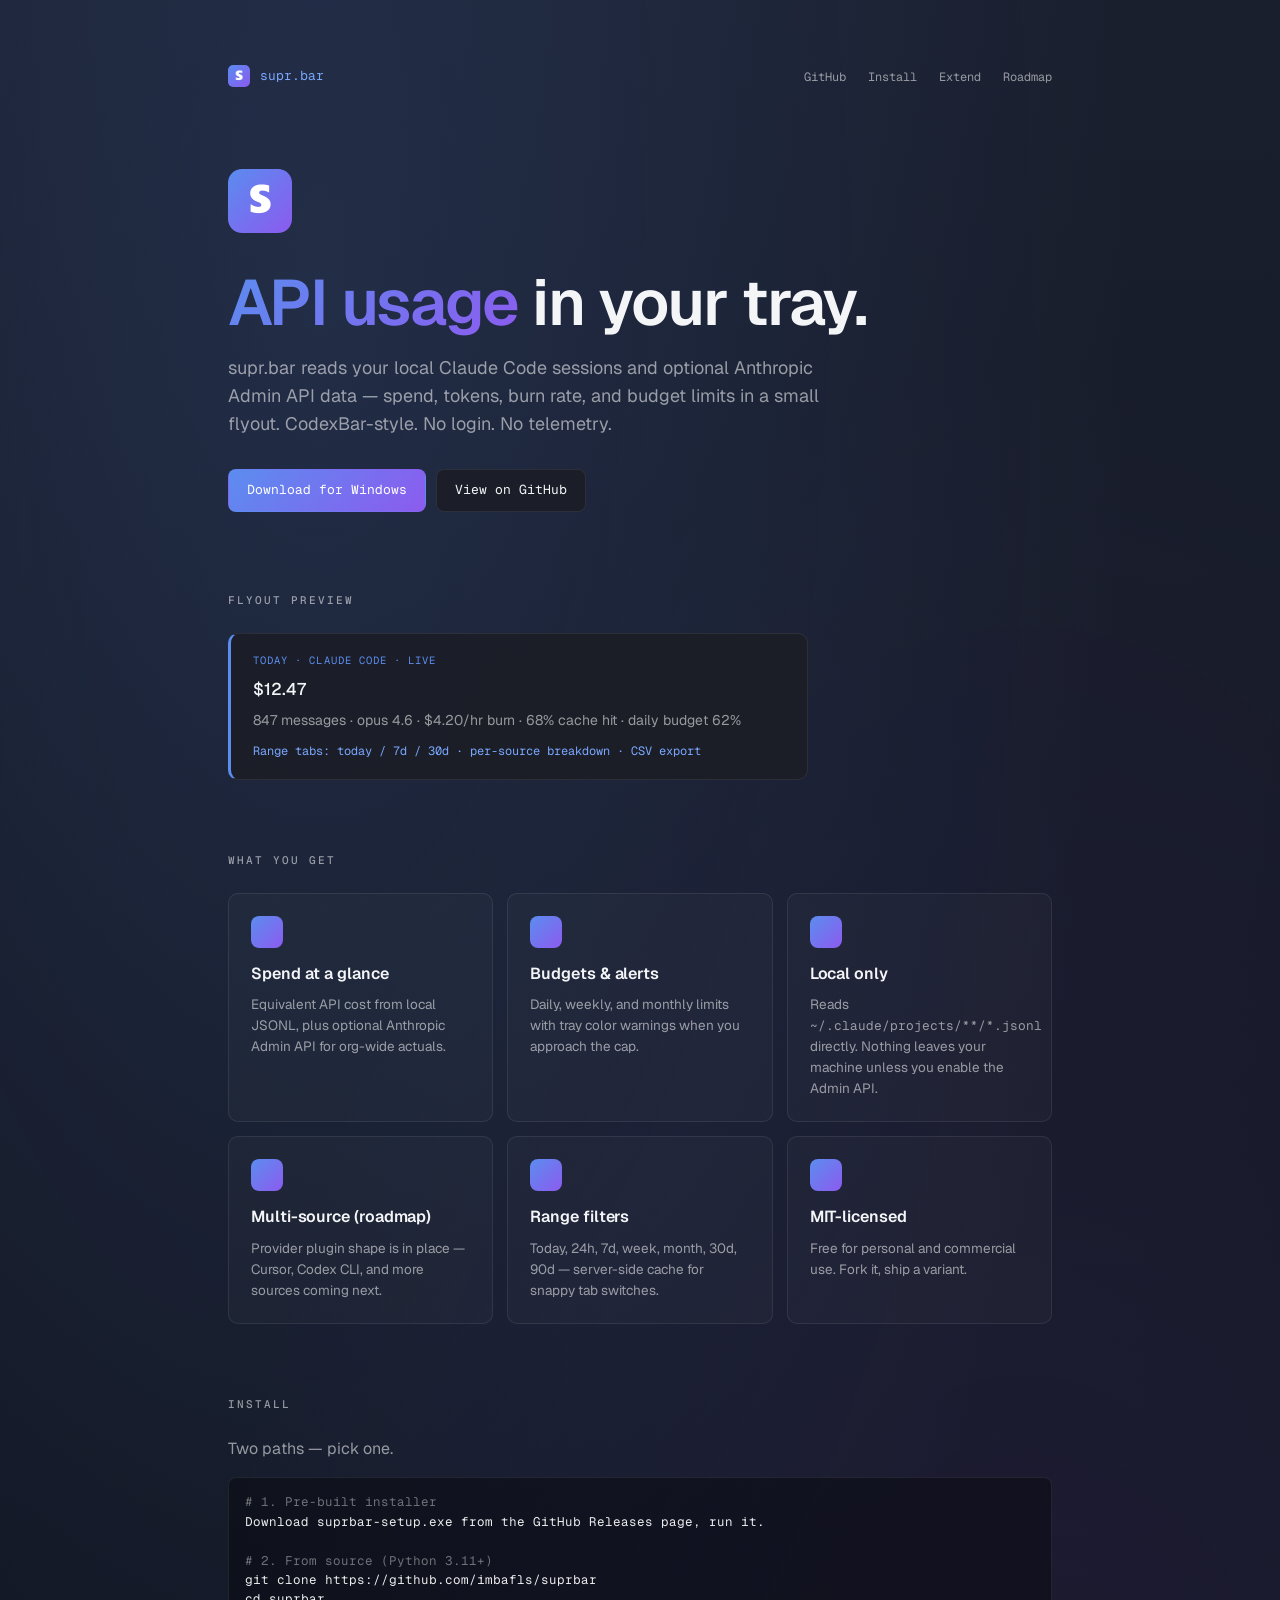
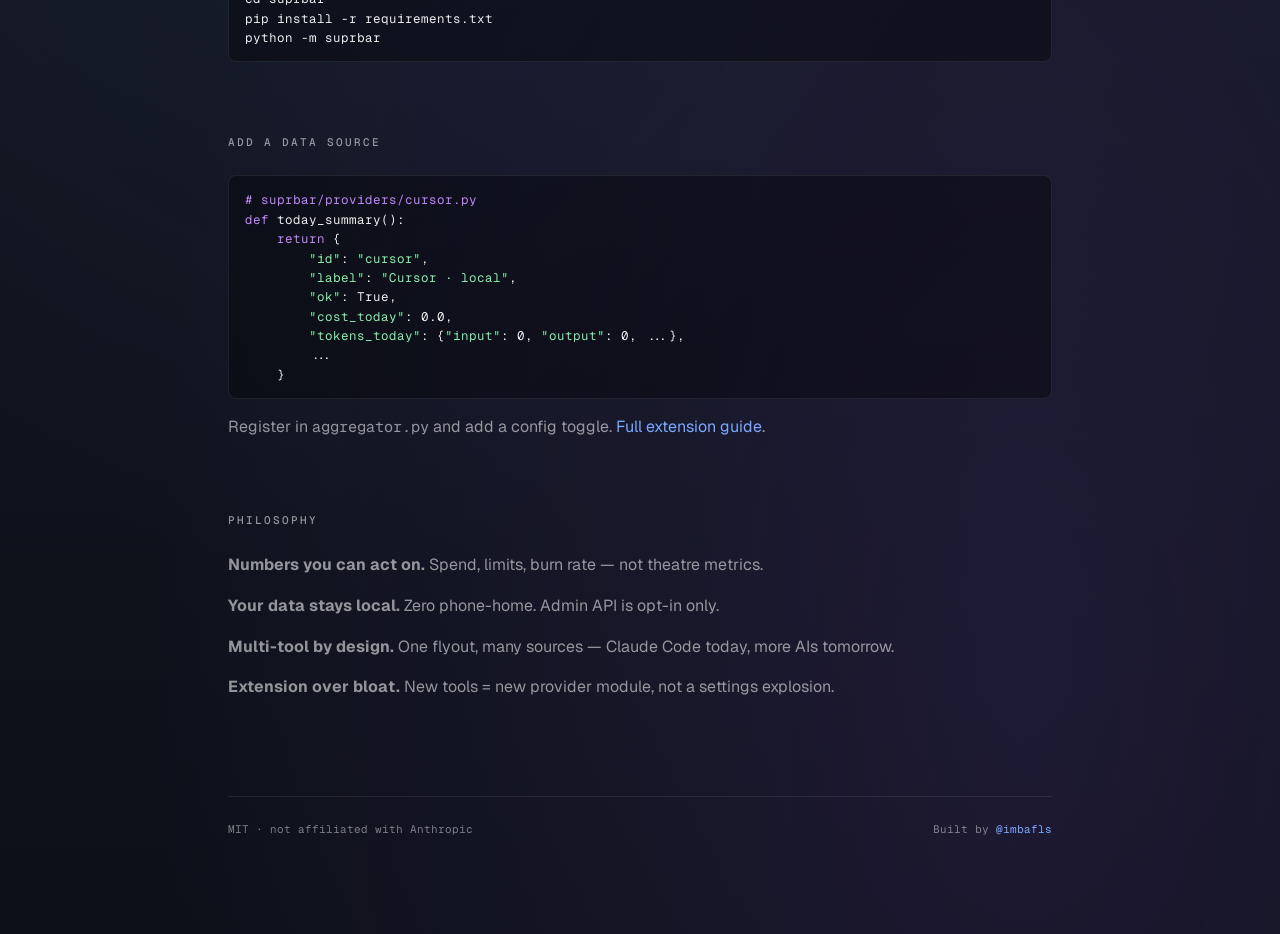
<file: docs/index.html>
<!doctype html>
<html lang="en">
<head>
  <meta charset="utf-8">
  <meta name="viewport" content="width=device-width,initial-scale=1">
  <title>supr.bar — API usage in your tray</title>
  <meta name="description" content="Windows tray companion for Claude Code and API spend — cost, tokens, burn rate, budgets. MIT-licensed, no telemetry.">
  <meta property="og:title" content="supr.bar">
  <meta property="og:description" content="API usage in your tray.">
  <meta property="og:image" content="./brand/social-card.png">
  <meta property="og:type" content="website">
  <meta name="twitter:card" content="summary_large_image">

  <link rel="icon" type="image/png" sizes="32x32" href="./brand/mark-32.png">
  <link rel="icon" type="image/png" sizes="16x16" href="./brand/mark-16.png">

  <link rel="preconnect" href="https://fonts.googleapis.com">
  <link rel="preconnect" href="https://fonts.gstatic.com" crossorigin>
  <link href="https://fonts.googleapis.com/css2?family=Geist:wght@300;400;500;600;700&family=Geist+Mono:wght@400;500;600&display=swap" rel="stylesheet">

  <style>
    :root {
      --b-accent: #5b8def;
      --b-accent-hot: #7aa8ff;
      --b-violet: #8c5bef;
      --b-success: #4ade80;
      --b-warn: #fbbf24;
      --b-danger: #f87171;
      --bg-grad-top: #1a1f2e;
      --bg-grad-bot: #0d1018;
      --surface: rgba(28, 30, 38, 0.92);
      --surface-2: rgba(255,255,255,0.025);
      --text: #f4f5f7;
      --text-dim: rgba(255,255,255,0.55);
      --text-dimmer: rgba(255,255,255,0.45);
      --hairline: rgba(255,255,255,0.08);
      --sans: 'Geist', ui-sans-serif, -apple-system, 'Segoe UI', system-ui, sans-serif;
      --mono: 'Geist Mono', ui-monospace, 'JetBrains Mono', 'Cascadia Mono', monospace;
    }
    * { box-sizing: border-box; }
    html, body { margin: 0; padding: 0; background: var(--bg-grad-bot); color: var(--text); font-family: var(--sans); }
    body {
      min-height: 100vh;
      background:
        radial-gradient(ellipse at 25% 12%, rgba(91, 141, 239, 0.14), transparent 60%),
        radial-gradient(ellipse at 80% 90%, rgba(140, 91, 239, 0.12), transparent 60%),
        linear-gradient(180deg, var(--bg-grad-top) 0%, var(--bg-grad-bot) 100%);
      line-height: 1.55;
    }
    a { color: var(--b-accent-hot); text-decoration: none; }
    a:hover { text-decoration: underline; }
    code, pre { font-family: var(--mono); font-size: 0.95em; }
    pre {
      background: rgba(0,0,0,0.35);
      border: 1px solid var(--hairline);
      border-radius: 8px;
      padding: 14px 16px;
      overflow-x: auto;
      font-size: 12.5px;
      color: rgba(255,255,255,0.92);
    }
    .container { max-width: 880px; margin: 0 auto; padding: 64px 28px 96px; }
    nav.top { display: flex; align-items: center; justify-content: space-between; margin-bottom: 80px; }
    nav.top .brand { display: flex; align-items: center; gap: 10px; font-family: var(--mono); font-size: 13px; }
    nav.top .brand img { width: 22px; height: 22px; border-radius: 5px; }
    nav.top .links a { color: var(--text-dim); font-family: var(--mono); font-size: 12px; margin-left: 18px; }
    nav.top .links a:hover { color: var(--text); }

    header.hero { text-align: left; margin-bottom: 80px; }
    header.hero .mark { width: 64px; height: 64px; border-radius: 14px; margin-bottom: 28px; }
    header.hero h1 { font-size: clamp(40px, 7vw, 64px); font-weight: 600; letter-spacing: -0.025em; margin: 0 0 18px; line-height: 1.05; }
    header.hero h1 .accent { background: linear-gradient(135deg, var(--b-accent), var(--b-violet)); -webkit-background-clip: text; background-clip: text; color: transparent; }
    header.hero .tag { font-size: 18px; color: var(--text-dim); max-width: 620px; margin: 0 0 32px; }
    .cta-row { display: flex; gap: 10px; flex-wrap: wrap; }
    .btn {
      display: inline-flex; align-items: center; gap: 8px;
      padding: 10px 18px; border-radius: 8px;
      font-family: var(--mono); font-size: 13px;
      border: 1px solid var(--hairline); color: var(--text);
      background: var(--surface);
      transition: background 120ms, transform 100ms;
    }
    .btn:hover { background: rgba(255,255,255,0.06); transform: translateY(-1px); text-decoration: none; }
    .btn.primary { background: linear-gradient(135deg, var(--b-accent), var(--b-violet)); border-color: transparent; color: white; }
    .btn.primary:hover { filter: brightness(1.08); }

    section { margin-bottom: 72px; }
    section h2 {
      font-family: var(--mono); font-size: 11px; letter-spacing: 0.18em;
      text-transform: uppercase; color: var(--text-dim);
      margin: 0 0 24px; font-weight: 500;
    }
    section h3 { font-size: 22px; font-weight: 500; letter-spacing: -0.015em; margin: 0 0 12px; }
    section p { color: var(--text-dim); max-width: 720px; }

    .grid-3 { display: grid; grid-template-columns: repeat(auto-fit, minmax(220px, 1fr)); gap: 14px; }
    .card { background: var(--surface-2); border: 1px solid var(--hairline); border-radius: 10px; padding: 22px 22px; }
    .card .icon { width: 32px; height: 32px; border-radius: 8px; background: linear-gradient(135deg, var(--b-accent), var(--b-violet)); margin-bottom: 14px; }
    .card h3 { font-size: 16px; font-weight: 600; margin: 0 0 8px; letter-spacing: -0.005em; }
    .card p { font-size: 13.5px; margin: 0; color: var(--text-dim); }

    .observation {
      background: var(--surface);
      border: 1px solid var(--hairline);
      border-left: 3px solid var(--b-warn);
      padding: 18px 22px;
      border-radius: 10px;
      max-width: 580px;
    }
    .observation .meta { font-family: var(--mono); font-size: 10.5px; color: var(--b-warn); letter-spacing: 0.1em; text-transform: uppercase; margin-bottom: 8px; }
    .observation h4 { font-size: 17px; margin: 0 0 8px; font-weight: 500; }
    .observation p { font-size: 14px; color: var(--text-dim); margin: 0 0 10px; max-width: none; }
    .observation .tip { font-family: var(--mono); font-size: 12px; color: var(--b-accent-hot); }

    footer { margin-top: 96px; padding-top: 24px; border-top: 1px solid var(--hairline); font-family: var(--mono); font-size: 11px; color: var(--text-dimmer); display: flex; justify-content: space-between; flex-wrap: wrap; gap: 12px; }

    @media (max-width: 600px) {
      .container { padding: 36px 18px 64px; }
      nav.top { margin-bottom: 56px; }
      nav.top .links a { margin-left: 10px; font-size: 11.5px; }
    }
  </style>
</head>
<body>
  <div class="container">
    <nav class="top">
      <a class="brand" href="./">
        <img src="./brand/mark-64.png" alt="">
        supr.bar
      </a>
      <div class="links">
        <a href="https://github.com/imbafls/suprbar">GitHub</a>
        <a href="https://github.com/imbafls/suprbar#install">Install</a>
        <a href="https://github.com/imbafls/suprbar/blob/main/docs/extending.md">Extend</a>
        <a href="https://github.com/imbafls/suprbar/blob/main/README.md#roadmap-high-level">Roadmap</a>
      </div>
    </nav>

    <header class="hero">
      <img class="mark" src="./brand/mark-256.png" alt="supr.bar logo">
      <h1><span class="accent">API usage</span> in your tray.</h1>
      <p class="tag">supr.bar reads your local Claude Code sessions and optional Anthropic Admin API data — spend, tokens, burn rate, and budget limits in a small flyout. CodexBar-style. No login. No telemetry.</p>
      <div class="cta-row">
        <a class="btn primary" href="https://github.com/imbafls/suprbar/releases">Download for Windows</a>
        <a class="btn" href="https://github.com/imbafls/suprbar">View on GitHub</a>
      </div>
    </header>

    <section>
      <h2>Flyout preview</h2>
      <div class="observation" style="border-left-color: var(--b-accent);">
        <div class="meta" style="color: var(--b-accent);">today · claude code · live</div>
        <h4>$12.47</h4>
        <p>847 messages · opus 4.6 · $4.20/hr burn · 68% cache hit · daily budget 62%</p>
        <div class="tip">Range tabs: today / 7d / 30d · per-source breakdown · CSV export</div>
      </div>
    </section>

    <section>
      <h2>What you get</h2>
      <div class="grid-3">
        <div class="card">
          <div class="icon"></div>
          <h3>Spend at a glance</h3>
          <p>Equivalent API cost from local JSONL, plus optional Anthropic Admin API for org-wide actuals.</p>
        </div>
        <div class="card">
          <div class="icon"></div>
          <h3>Budgets &amp; alerts</h3>
          <p>Daily, weekly, and monthly limits with tray color warnings when you approach the cap.</p>
        </div>
        <div class="card">
          <div class="icon"></div>
          <h3>Local only</h3>
          <p>Reads <code>~/.claude/projects/**/*.jsonl</code> directly. Nothing leaves your machine unless you enable the Admin API.</p>
        </div>
        <div class="card">
          <div class="icon"></div>
          <h3>Multi-source (roadmap)</h3>
          <p>Provider plugin shape is in place — Cursor, Codex CLI, and more sources coming next.</p>
        </div>
        <div class="card">
          <div class="icon"></div>
          <h3>Range filters</h3>
          <p>Today, 24h, 7d, week, month, 30d, 90d — server-side cache for snappy tab switches.</p>
        </div>
        <div class="card">
          <div class="icon"></div>
          <h3>MIT-licensed</h3>
          <p>Free for personal and commercial use. Fork it, ship a variant.</p>
        </div>
      </div>
    </section>

    <section>
      <h2>Install</h2>
      <p>Two paths &mdash; pick one.</p>
      <pre><span style="color:rgba(255,255,255,0.4)"># 1. Pre-built installer</span>
Download suprbar-setup.exe from the GitHub Releases page, run it.

<span style="color:rgba(255,255,255,0.4)"># 2. From source (Python 3.11+)</span>
git clone https://github.com/imbafls/suprbar
cd suprbar
pip install -r requirements.txt
python -m suprbar</pre>
    </section>

    <section>
      <h2>Add a data source</h2>
      <pre><span style="color:#c084fc"># suprbar/providers/cursor.py</span>
<span style="color:#c084fc">def</span> today_summary():
    <span style="color:#c084fc">return</span> {
        <span style="color:#86efac">"id"</span>: <span style="color:#86efac">"cursor"</span>,
        <span style="color:#86efac">"label"</span>: <span style="color:#86efac">"Cursor · local"</span>,
        <span style="color:#86efac">"ok"</span>: True,
        <span style="color:#86efac">"cost_today"</span>: 0.0,
        <span style="color:#86efac">"tokens_today"</span>: {<span style="color:#86efac">"input"</span>: 0, <span style="color:#86efac">"output"</span>: 0, ...},
        ...
    }</pre>
      <p>Register in <code>aggregator.py</code> and add a config toggle. <a href="https://github.com/imbafls/suprbar/blob/main/docs/extending.md">Full extension guide</a>.</p>
    </section>

    <section>
      <h2>Philosophy</h2>
      <p><b>Numbers you can act on.</b> Spend, limits, burn rate — not theatre metrics.</p>
      <p><b>Your data stays local.</b> Zero phone-home. Admin API is opt-in only.</p>
      <p><b>Multi-tool by design.</b> One flyout, many sources — Claude Code today, more AIs tomorrow.</p>
      <p><b>Extension over bloat.</b> New tools = new provider module, not a settings explosion.</p>
    </section>

    <footer>
      <span>MIT &middot; not affiliated with Anthropic</span>
      <span>Built by <a href="https://github.com/imbafls">@imbafls</a></span>
    </footer>
  </div>
</body>
</html>
</file>
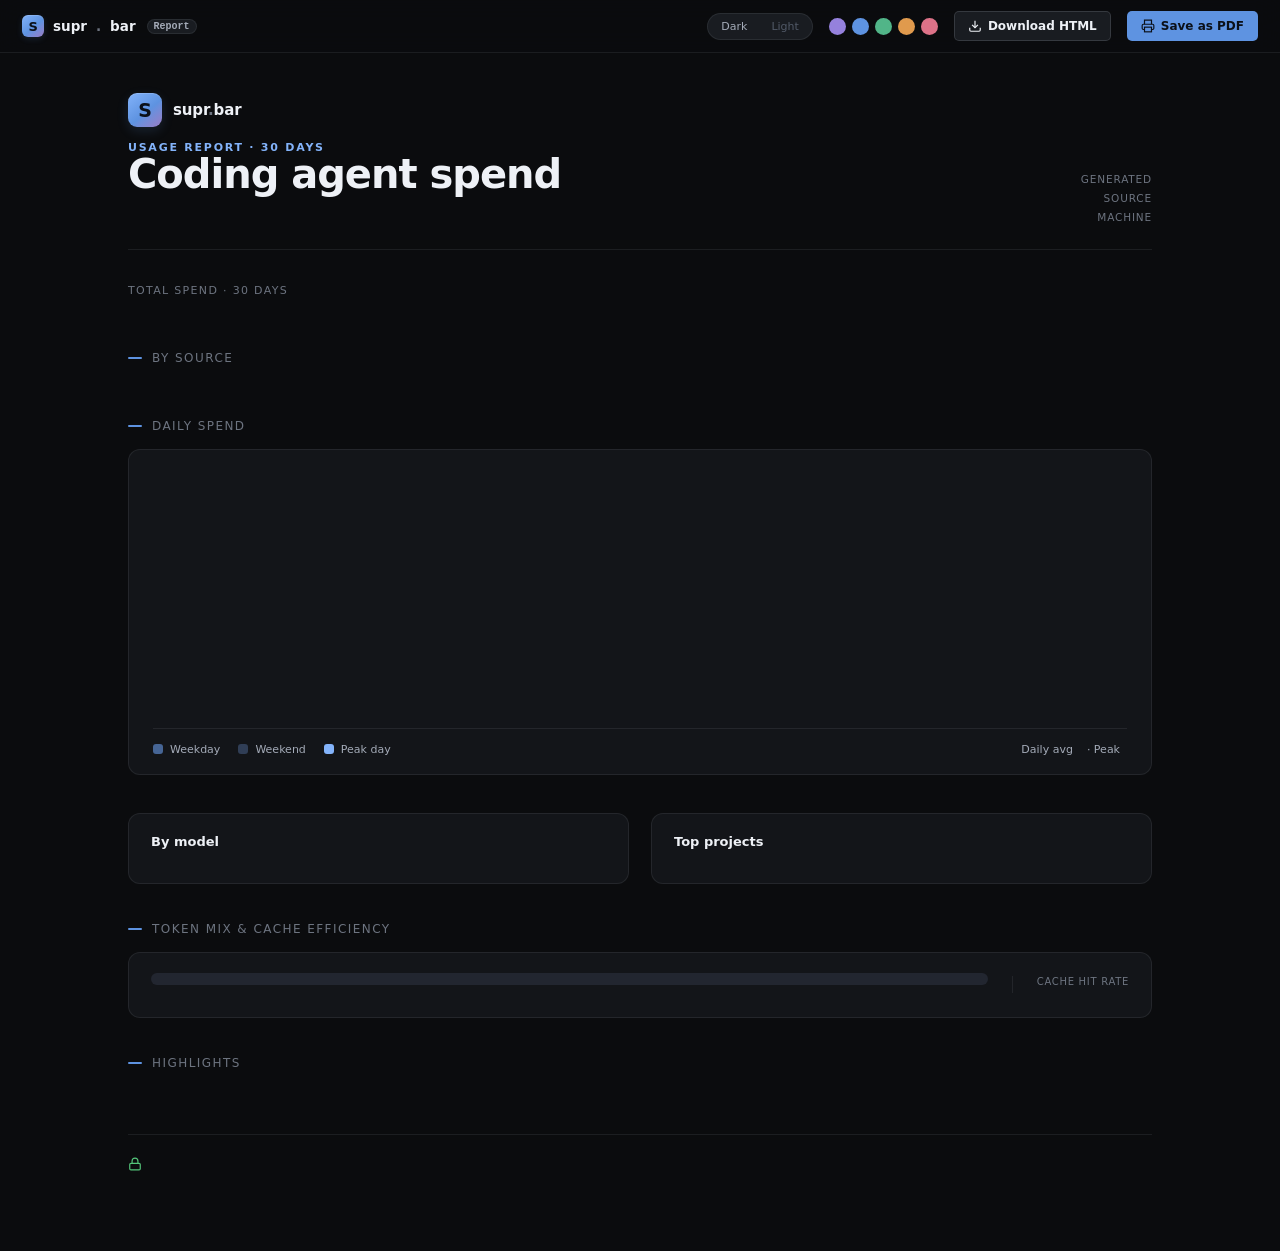
<file: suprbar/static/report.html>
<!DOCTYPE html>
<html lang="en" data-theme="dark" data-accent="blue">
<head>
<meta charset="UTF-8" />
<meta name="viewport" content="width=device-width, initial-scale=1.0" />
<title>supr.bar · Usage Report</title>
<style>
/* ============================================================================
   supr.bar — Usage Report  ·  30-day spend report (standalone, self-contained)
   Token system lifted verbatim from the supr.bar design system (mockup.css §8).
   ========================================================================== */
:root{
  color-scheme: dark;
  --b-bg:#0b0c0e; --b-surface:#131519; --b-surface-2:#191c21; --b-surface-3:#222630; --b-elevated:#16191e;
  --b-line:rgba(226,232,244,.08); --b-line-2:rgba(226,232,244,.14);
  --b-text:#eef1f6; --b-dim:#a4abb8; --b-dimmer:#6d7480; --b-faint:#474d57;
  --b-accent:oklch(.66 .13 258); --b-accent-hot:oklch(.76 .115 258); --b-accent-2:oklch(.64 .11 300); --b-on-accent:#0b1018;
  --b-accent-soft:color-mix(in oklab,var(--b-accent) 16%,transparent);
  --b-accent-line:color-mix(in oklab,var(--b-accent) 38%,transparent);
  --b-accent-ghost:color-mix(in oklab,var(--b-accent) 9%,transparent);
  --b-success:oklch(.74 .15 152); --b-warn:oklch(.79 .15 78); --b-danger:oklch(.66 .20 25); --b-source-api:oklch(.72 .12 210);
  --b-success-soft:color-mix(in oklab,var(--b-success) 16%,transparent);
  --b-warn-soft:color-mix(in oklab,var(--b-warn) 18%,transparent);
  --b-danger-soft:color-mix(in oklab,var(--b-danger) 16%,transparent);
  --b-tok-in:var(--b-accent); --b-tok-out:var(--b-accent-2); --b-tok-cache:color-mix(in oklab,var(--b-accent) 30%,var(--b-dimmer));
  --b-font:"Segoe UI Variable Display","Segoe UI",system-ui,-apple-system,"Helvetica Neue",Arial,sans-serif;
  --b-mono:ui-monospace,"Cascadia Code","Cascadia Mono","Segoe UI Mono",Consolas,"SF Mono","Roboto Mono",monospace;
  --r-1:5px; --r-2:8px; --r-3:12px; --r-pill:999px;
  --b-shadow:0 12px 40px -8px rgba(0,0,0,.6),0 2px 8px rgba(0,0,0,.4);
  --ease:cubic-bezier(.22,.61,.36,1); --dur:.18s;
  --sheet:1080px;
}
[data-theme="light"]{
  color-scheme:light;
  --b-bg:#f3f4f7; --b-surface:#ffffff; --b-surface-2:#f0f2f6; --b-surface-3:#e5e8ef; --b-elevated:#ffffff;
  --b-line:rgba(18,24,38,.10); --b-line-2:rgba(18,24,38,.16);
  --b-text:#14181f; --b-dim:#515967; --b-dimmer:#828a97; --b-faint:#aeb5c0;
  --b-accent-hot:oklch(.52 .14 258); --b-on-accent:#f5f8ff;
  --b-shadow:0 12px 36px -10px rgba(20,28,45,.18),0 2px 6px rgba(20,28,45,.08);
}
[data-accent="violet"]{ --b-accent:oklch(.66 .135 292); --b-accent-hot:oklch(.76 .12 292); --b-accent-2:oklch(.64 .12 250); --b-on-accent:#120e1a; }
[data-accent="blue"]  { --b-accent:oklch(.66 .13 258);  --b-accent-hot:oklch(.76 .115 258); --b-accent-2:oklch(.64 .11 300); --b-on-accent:#0b1018; }
[data-accent="green"] { --b-accent:oklch(.70 .115 162); --b-accent-hot:oklch(.79 .105 162); --b-accent-2:oklch(.66 .09 200); --b-on-accent:#06150e; }
[data-accent="orange"]{ --b-accent:oklch(.74 .125 66);  --b-accent-hot:oklch(.82 .11 66);  --b-accent-2:oklch(.68 .12 40);  --b-on-accent:#1c1206; }
[data-accent="pink"]  { --b-accent:oklch(.68 .135 8);   --b-accent-hot:oklch(.77 .12 8);   --b-accent-2:oklch(.65 .12 330); --b-on-accent:#190e11; }
[data-theme="light"][data-accent="violet"]{ --b-accent-hot:oklch(.52 .16 292); }
[data-theme="light"][data-accent="blue"]  { --b-accent-hot:oklch(.52 .14 258); }
[data-theme="light"][data-accent="green"] { --b-accent-hot:oklch(.50 .13 162); }
[data-theme="light"][data-accent="orange"]{ --b-accent-hot:oklch(.54 .14 56); }
[data-theme="light"][data-accent="pink"]  { --b-accent-hot:oklch(.53 .16 8); }

*{ box-sizing:border-box; }
html,body{ margin:0; }
body{
  font-family:var(--b-font); background:var(--b-bg); color:var(--b-text);
  -webkit-font-smoothing:antialiased; text-rendering:optimizeLegibility;
}
.mono{ font-family:var(--b-mono); font-variant-numeric:tabular-nums; font-feature-settings:"tnum" 1,"ss01" 1; }
::selection{ background:var(--b-accent-soft); }
:focus-visible{ outline:2px solid var(--b-accent); outline-offset:2px; border-radius:var(--r-1); }

/* ====================  TOOLBAR (no-print)  ============================= */
.toolbar{
  position:sticky; top:0; z-index:50;
  display:flex; align-items:center; gap:16px; flex-wrap:wrap;
  padding:11px 22px;
  background:color-mix(in oklab,var(--b-bg) 86%,transparent);
  backdrop-filter:blur(14px) saturate(1.2);
  border-bottom:1px solid var(--b-line);
}
.tb-brand{ display:flex; align-items:center; gap:9px; font-size:13.5px; font-weight:600; }
.tb-mark{
  width:22px; height:22px; border-radius:6px; display:grid; place-items:center;
  font-weight:800; font-size:13px; color:var(--b-on-accent); letter-spacing:-.02em;
  background:linear-gradient(140deg,var(--b-accent-hot),var(--b-accent) 55%,var(--b-accent-2));
  box-shadow:0 1px 0 rgba(255,255,255,.15) inset,0 2px 6px var(--b-accent-soft);
}
.tb-brand .dot{ color:var(--b-dimmer); }
.tb-brand .tag{ font-family:var(--b-mono); font-size:10px; color:var(--b-dim); background:var(--b-surface-2); border:1px solid var(--b-line); padding:1px 6px; border-radius:var(--r-pill); margin-left:2px; }
.tb-spacer{ flex:1; }
.tb-group{ display:flex; align-items:center; gap:6px; }
.tb-seg{ display:flex; background:var(--b-surface-2); border:1px solid var(--b-line); border-radius:var(--r-pill); padding:2px; gap:2px; }
.tb-seg button{ font:inherit; font-size:11px; color:var(--b-dim); background:none; border:0; cursor:pointer; padding:4px 11px; border-radius:var(--r-pill); }
.tb-seg button.on{ background:var(--b-surface-3); color:var(--b-text); box-shadow:inset 0 0 0 1px var(--b-line-2); }
.tb-dots{ display:flex; gap:6px; }
.tb-dot{ width:17px; height:17px; border-radius:50%; border:2px solid transparent; padding:0; cursor:pointer; }
.tb-dot.on{ border-color:var(--b-text); }
.tb-dot[data-a="violet"]{ background:oklch(.66 .135 292); }
.tb-dot[data-a="blue"]{ background:oklch(.66 .13 258); }
.tb-dot[data-a="green"]{ background:oklch(.70 .115 162); }
.tb-dot[data-a="orange"]{ background:oklch(.74 .125 66); }
.tb-dot[data-a="pink"]{ background:oklch(.68 .135 8); }
.btn{
  display:inline-flex; align-items:center; gap:6px; justify-content:center; cursor:pointer;
  font:inherit; font-size:12px; font-weight:550; line-height:1; padding:7px 13px;
  border-radius:var(--r-1); background:var(--b-surface-2); border:1px solid var(--b-line-2); color:var(--b-text);
  transition:background var(--dur),border-color var(--dur),transform .08s;
}
.btn:hover{ background:var(--b-surface-3); }
.btn:active{ transform:translateY(.5px); }
.btn.primary{ background:var(--b-accent); border-color:transparent; color:var(--b-on-accent); font-weight:600; }
.btn.primary:hover{ background:var(--b-accent-hot); }
.btn svg{ width:14px; height:14px; }

/* ====================  SHEET  ========================================== */
.sheet{ max-width:var(--sheet); margin:0 auto; padding:40px 28px 80px; }
.report-head{ display:flex; align-items:flex-end; justify-content:space-between; gap:32px; flex-wrap:wrap; padding-bottom:26px; border-bottom:1px solid var(--b-line); }
.rh-left{ display:flex; flex-direction:column; gap:14px; min-width:0; }
.rh-id{ display:flex; align-items:center; gap:11px; }
.rh-mark{
  width:34px; height:34px; border-radius:9px; display:grid; place-items:center;
  font-weight:800; font-size:19px; color:var(--b-on-accent); letter-spacing:-.02em;
  background:linear-gradient(140deg,var(--b-accent-hot),var(--b-accent) 55%,var(--b-accent-2));
  box-shadow:0 1px 0 rgba(255,255,255,.15) inset,0 4px 12px var(--b-accent-soft);
}
.rh-id .nm{ font-size:15px; font-weight:600; letter-spacing:-.01em; }
.rh-id .nm .dot{ color:var(--b-dimmer); }
.rh-eyebrow{ font-size:11px; letter-spacing:.16em; text-transform:uppercase; color:var(--b-accent-hot); font-weight:600; }
.rh-title{ font-size:40px; font-weight:680; letter-spacing:-.025em; line-height:1.02; margin:0; }
.rh-range{ font-family:var(--b-mono); font-size:14px; color:var(--b-dim); }
.rh-meta{ display:flex; flex-direction:column; gap:7px; text-align:right; }
.rh-meta .ml{ font-size:10.5px; letter-spacing:.08em; text-transform:uppercase; color:var(--b-dimmer); }
.rh-meta .mv{ font-family:var(--b-mono); font-size:12.5px; color:var(--b-dim); }
.rh-meta .mv b{ color:var(--b-text); font-weight:600; }
.rh-srcline{ display:flex; align-items:center; gap:9px; font-family:var(--b-mono); font-size:12px; color:var(--b-dim); }
.rh-srcline .sd{ width:8px; height:8px; border-radius:50%; flex:none; }
.rh-srcline .sd.cc{ background:var(--b-accent); }
.rh-srcline .sd.api{ background:var(--b-source-api); }
.rh-srcline .sep{ color:var(--b-faint); }

/* ====================  SOURCE CARDS  =================================== */
.sources{ display:grid; grid-template-columns:repeat(auto-fit, minmax(280px, 1fr)); gap:16px; }
.scard{ background:var(--b-surface); border:1px solid var(--b-line); border-radius:var(--r-3); padding:18px 20px; display:flex; flex-direction:column; gap:12px; position:relative; overflow:hidden; }
.scard::before{ content:""; position:absolute; left:0; top:0; bottom:0; width:3px; background:var(--sc); }
.scard .s-top{ display:flex; align-items:center; gap:9px; }
.scard .s-dot{ width:9px; height:9px; border-radius:50%; background:var(--sc); flex:none; }
.scard .s-name{ font-size:14px; font-weight:600; }
.scard .s-kind{ font-family:var(--b-mono); font-size:10px; letter-spacing:.04em; color:var(--b-dim); background:var(--b-surface-2); border:1px solid var(--b-line); padding:1px 7px; border-radius:var(--r-pill); margin-left:auto; }
.scard .s-cost{ font-family:var(--b-mono); font-size:30px; font-weight:650; letter-spacing:-.02em; display:flex; align-items:baseline; gap:8px; }
.scard .s-cost .sh{ font-size:.42em; font-weight:600; color:var(--sc); }
.scard .s-track{ height:6px; border-radius:var(--r-pill); background:var(--b-surface-3); overflow:hidden; }
.scard .s-track > i{ display:block; height:100%; border-radius:var(--r-pill); background:var(--sc); }
.scard .s-meta{ display:flex; justify-content:space-between; gap:12px; font-family:var(--b-mono); font-size:11px; color:var(--b-dimmer); }
.scard .s-meta b{ color:var(--b-dim); font-weight:600; }

/* section scaffolding */
.section{ margin-top:38px; }
.sec-head{ display:flex; align-items:baseline; justify-content:space-between; gap:16px; margin-bottom:16px; }
.sec-ttl{ font-size:12px; letter-spacing:.12em; text-transform:uppercase; color:var(--b-dimmer); display:flex; align-items:center; gap:10px; }
.sec-ttl::before{ content:""; width:14px; height:2px; border-radius:2px; background:var(--b-accent); }
.sec-note{ font-family:var(--b-mono); font-size:11.5px; color:var(--b-dimmer); }

/* ====================  HERO  =========================================== */
.hero{ display:grid; grid-template-columns:minmax(0,360px) 1fr; gap:30px; align-items:center; margin-top:34px; }
.hero-cost{ display:flex; flex-direction:column; gap:6px; }
.hero-cost .eyebrow{ font-size:11px; letter-spacing:.12em; text-transform:uppercase; color:var(--b-dimmer); }
.hero-num{
  font-family:var(--b-mono); font-variant-numeric:tabular-nums; font-weight:650;
  font-size:76px; line-height:.9; letter-spacing:-.035em; color:var(--b-text);
  display:flex; align-items:baseline; gap:2px;
}
.hero-num .cur{ font-size:.4em; color:var(--b-accent-hot); font-weight:600; align-self:flex-start; margin-top:.15em; }
.hero-num .cents{ color:var(--b-dim); font-size:.5em; font-weight:550; }
.hero-cost .sub{ font-family:var(--b-mono); font-size:12.5px; color:var(--b-dim); margin-top:4px; }
.hero-cost .sub .up{ color:var(--b-warn); }
.hero-cost .sub .down{ color:var(--b-success); }
.kpis{ display:grid; grid-template-columns:repeat(3,1fr); gap:12px; }
.kpi{ background:var(--b-surface-2); border:1px solid var(--b-line); border-radius:var(--r-2); padding:14px 16px; display:flex; flex-direction:column; gap:5px; }
.kpi .k{ font-size:10px; letter-spacing:.07em; text-transform:uppercase; color:var(--b-dimmer); }
.kpi .v{ font-family:var(--b-mono); font-size:23px; font-weight:650; letter-spacing:-.02em; }
.kpi .v .u{ font-size:.6em; color:var(--b-dimmer); font-weight:500; margin-left:1px; }
.kpi .v.good{ color:var(--b-success); }
.kpi .v.accent{ color:var(--b-accent-hot); }
.kpi .x{ font-family:var(--b-mono); font-size:10.5px; color:var(--b-dimmer); }

/* ====================  CHART  ========================================== */
.chart-card{ background:var(--b-surface); border:1px solid var(--b-line); border-radius:var(--r-3); padding:24px 24px 18px; }
.chart-wrap{ position:relative; }
.chart{ display:flex; align-items:flex-end; gap:4px; height:230px; position:relative; z-index:1; }
.chart .col{ flex:1; min-width:0; display:flex; flex-direction:column; align-items:center; justify-content:flex-end; height:100%; gap:0; }
.chart .bar{
  width:100%; max-width:26px; border-radius:3px 3px 0 0; position:relative;
  background:color-mix(in oklab,var(--b-accent) 60%,var(--b-surface-3));
  transition:filter var(--dur); cursor:default;
}
.chart .bar.weekend{ background:color-mix(in oklab,var(--b-accent) 24%,var(--b-surface-3)); }
.chart .bar.zero{ background:var(--b-surface-3); min-height:2px; }
.chart .bar.peak{ background:linear-gradient(180deg,var(--b-accent-hot),var(--b-accent)); }
.chart .col:hover .bar{ filter:brightness(1.18); }
.chart .col:hover .tip{ opacity:1; transform:translate(-50%,0); }
.tip{
  position:absolute; bottom:calc(100% + 8px); left:50%; transform:translate(-50%,4px);
  background:var(--b-elevated); border:1px solid var(--b-line-2); border-radius:var(--r-1);
  padding:5px 9px; white-space:nowrap; box-shadow:var(--b-shadow); z-index:5;
  opacity:0; pointer-events:none; transition:opacity var(--dur),transform var(--dur);
}
.tip .d{ font-size:10px; color:var(--b-dimmer); letter-spacing:.04em; }
.tip .c{ font-family:var(--b-mono); font-size:12px; font-weight:650; }
.avg-line{ position:absolute; left:0; right:0; border-top:1px dashed var(--b-line-2); z-index:0; }
.avg-line .lbl{ position:absolute; right:0; top:-8px; font-family:var(--b-mono); font-size:10px; color:var(--b-dimmer); background:var(--b-surface); padding:0 5px; }
.chart-axis{ display:flex; gap:4px; margin-top:8px; }
.chart-axis .ax{ flex:1; min-width:0; text-align:center; font-family:var(--b-mono); font-size:9.5px; color:var(--b-faint); white-space:nowrap; }
.chart-legend{ display:flex; gap:18px; flex-wrap:wrap; margin-top:16px; padding-top:14px; border-top:1px solid var(--b-line); font-size:11px; color:var(--b-dim); }
.chart-legend .li{ display:inline-flex; align-items:center; gap:7px; }
.chart-legend .sw{ width:10px; height:10px; border-radius:3px; }
.chart-legend .sw.full{ background:color-mix(in oklab,var(--b-accent) 60%,var(--b-surface-3)); }
.chart-legend .sw.wkd{ background:color-mix(in oklab,var(--b-accent) 24%,var(--b-surface-3)); }
.chart-legend .sw.peak{ background:var(--b-accent-hot); }
.chart-legend b{ color:var(--b-text); font-family:var(--b-mono); font-weight:600; }

/* ====================  TWO-COL GRID  =================================== */
.grid-2{ display:grid; grid-template-columns:1fr 1fr; gap:22px; }
.panel{ background:var(--b-surface); border:1px solid var(--b-line); border-radius:var(--r-3); padding:20px 22px; }
.panel-h{ display:flex; align-items:baseline; justify-content:space-between; margin-bottom:14px; }
.panel-h .t{ font-size:13px; font-weight:600; }
.panel-h .n{ font-family:var(--b-mono); font-size:11px; color:var(--b-dimmer); }

/* breakdown rows (model / project) */
.brk{ display:flex; flex-direction:column; }
.brow{ display:grid; grid-template-columns:1fr auto; gap:4px 12px; align-items:center; padding:11px 0; border-top:1px solid var(--b-line); }
.brow:first-child{ border-top:0; }
.brow .nm{ font-size:13px; font-weight:600; display:flex; align-items:center; gap:8px; min-width:0; }
.brow .nm .rank{ font-family:var(--b-mono); font-size:10px; color:var(--b-dimmer); width:14px; }
.brow .nm .swatch{ width:9px; height:9px; border-radius:2px; flex:none; }
.brow .nm .label{ overflow:hidden; text-overflow:ellipsis; white-space:nowrap; }
.brow .cost{ font-family:var(--b-mono); font-size:14px; font-weight:700; text-align:right; }
.brow .bar{ grid-column:1/-1; height:5px; border-radius:var(--r-pill); background:var(--b-surface-3); overflow:hidden; }
.brow .bar > i{ display:block; height:100%; border-radius:var(--r-pill); }
.brow .meta{ grid-column:1; font-family:var(--b-mono); font-size:10.5px; color:var(--b-dimmer); }
.brow .pct{ grid-column:2; font-family:var(--b-mono); font-size:10.5px; color:var(--b-dim); text-align:right; }



/* ====================  TOKENS  ========================================= */
.tok-card{ background:var(--b-surface); border:1px solid var(--b-line); border-radius:var(--r-3); padding:20px 22px; }
.tok-grid{ display:grid; grid-template-columns:1fr auto; gap:24px; align-items:center; }
.tok-left{ display:flex; flex-direction:column; gap:12px; min-width:0; }
.tok-bar{ display:flex; height:12px; border-radius:var(--r-pill); overflow:hidden; background:var(--b-surface-3); }
.tok-bar > span{ height:100%; }
.tb-in{ background:var(--b-tok-in); } .tb-out{ background:var(--b-tok-out); } .tb-cache{ background:var(--b-tok-cache); }
.tok-legend{ display:flex; flex-wrap:wrap; gap:20px; font-size:12px; color:var(--b-dim); }
.tok-legend .li{ display:inline-flex; align-items:center; gap:7px; }
.tok-legend .sw{ width:10px; height:10px; border-radius:3px; }
.tok-legend .sw.in{ background:var(--b-tok-in); } .tok-legend .sw.out{ background:var(--b-tok-out); } .tok-legend .sw.cache{ background:var(--b-tok-cache); }
.tok-legend b{ color:var(--b-text); font-family:var(--b-mono); font-weight:600; }
.cache-stat{ display:flex; flex-direction:column; gap:3px; padding-left:24px; border-left:1px solid var(--b-line); }
.cache-stat .k{ font-size:10px; letter-spacing:.07em; text-transform:uppercase; color:var(--b-dimmer); }
.cache-stat .big{ font-family:var(--b-mono); font-size:30px; font-weight:650; color:var(--b-accent-hot); letter-spacing:-.02em; }
.cache-stat .saved{ font-family:var(--b-mono); font-size:12px; color:var(--b-success); }

/* ====================  INSIGHTS  ======================================= */
.insights{ display:grid; grid-template-columns:repeat(3,1fr); gap:16px; }
.ins{ background:var(--b-surface-2); border:1px solid var(--b-line); border-radius:var(--r-2); padding:18px; display:flex; flex-direction:column; gap:9px; }
.ins .ico{ width:30px; height:30px; border-radius:var(--r-1); display:grid; place-items:center; color:var(--b-accent-hot); background:var(--b-accent-soft); border:1px solid var(--b-accent-line); }
.ins .ico svg{ width:16px; height:16px; }
.ins .big{ font-family:var(--b-mono); font-size:21px; font-weight:650; letter-spacing:-.02em; }
.ins .tx{ font-size:12.5px; color:var(--b-dim); line-height:1.45; }
.ins .tx b{ color:var(--b-text); font-weight:600; }

/* ====================  FOOTER  ========================================= */
.report-foot{ margin-top:48px; padding-top:22px; border-top:1px solid var(--b-line); display:flex; align-items:center; justify-content:space-between; gap:20px; flex-wrap:wrap; }
.rf-left{ display:flex; align-items:center; gap:10px; font-size:12px; color:var(--b-dim); }
.rf-left .lock{ width:14px; height:14px; color:var(--b-success); }
.rf-left b{ color:var(--b-text); }
.rf-meta{ font-family:var(--b-mono); font-size:11px; color:var(--b-dimmer); }

/* ====================  RESPONSIVE  ===================================== */
@media (max-width:860px){
  .hero{ grid-template-columns:minmax(0,1fr); gap:22px; }
  .hero-num{ font-size:clamp(40px, 15vw, 76px); }
  .kpi{ min-width:0; }
  .kpi .v{ font-size:clamp(13px, 4.2vw, 23px); white-space:nowrap; }
  .kpis{ grid-template-columns:repeat(2,minmax(0,1fr)); }
  .grid-2{ grid-template-columns:1fr; }
  .insights{ grid-template-columns:1fr; }
  .tok-grid{ grid-template-columns:1fr; }
  .cache-stat{ padding-left:0; border-left:0; border-top:1px solid var(--b-line); padding-top:14px; }
  .rh-title{ font-size:30px; }
}

/* ====================  PRINT  ========================================== */
@media print{
  @page{ margin:14mm; }
  html,body{ background:#fff; }
  .toolbar{ display:none !important; }
  body{ -webkit-print-color-adjust:exact; print-color-adjust:exact; }
  .sheet{ max-width:none; padding:0; }
  .section,.hero,.chart-card,.panel,.tok-card,.ins,.report-head{ break-inside:avoid; }
  .chart{ height:200px; }
}
</style>
</head>
<body>
  <!-- ============================  TOOLBAR  ============================ -->
  <div class="toolbar">
    <div class="tb-brand"><span class="tb-mark">S</span>supr<span class="dot">.</span>bar<span class="tag">Report</span></div>
    <span class="tb-spacer"></span>
    <div class="tb-group">
      <div class="tb-seg" id="segTheme">
        <button data-theme="dark">Dark</button>
        <button data-theme="light">Light</button>
      </div>
    </div>
    <div class="tb-group">
      <div class="tb-dots" id="segAccent">
        <button class="tb-dot" data-a="violet" aria-label="Violet"></button>
        <button class="tb-dot" data-a="blue" aria-label="Blue"></button>
        <button class="tb-dot" data-a="green" aria-label="Green"></button>
        <button class="tb-dot" data-a="orange" aria-label="Orange"></button>
        <button class="tb-dot" data-a="pink" aria-label="Pink"></button>
      </div>
    </div>
    <button class="btn" id="dlBtn"><svg viewBox="0 0 24 24" fill="none" stroke="currentColor" stroke-width="2"><path d="M21 15v4a2 2 0 0 1-2 2H5a2 2 0 0 1-2-2v-4"/><polyline points="7 10 12 15 17 10"/><line x1="12" y1="15" x2="12" y2="3"/></svg>Download HTML</button>
    <button class="btn primary" id="pdfBtn"><svg viewBox="0 0 24 24" fill="none" stroke="currentColor" stroke-width="2"><path d="M6 9V2h12v7"/><path d="M6 18H4a2 2 0 0 1-2-2v-5a2 2 0 0 1 2-2h16a2 2 0 0 1 2 2v5a2 2 0 0 1-2 2h-2"/><rect x="6" y="14" width="12" height="8"/></svg>Save as PDF</button>
  </div>

  <!-- ============================  SHEET  ============================== -->
  <div class="sheet">
    <!-- header -->
    <header class="report-head">
      <div class="rh-left">
        <div class="rh-id">
          <span class="rh-mark">S</span>
          <span class="nm">supr<span class="dot">.</span>bar</span>
        </div>
        <div>
          <div class="rh-eyebrow">Usage Report · 30 days</div>
          <h1 class="rh-title">Coding agent spend</h1>
        </div>
        <div class="rh-srcline" id="rhSrcLine"></div>
        <div class="rh-range" id="rhRange"></div>
      </div>
      <div class="rh-meta">
        <div><div class="ml">Generated</div><div class="mv" id="rhGen"></div></div>
        <div><div class="ml">Source</div><div class="mv" id="rhSrc"></div></div>
        <div><div class="ml">Machine</div><div class="mv" id="rhMachine"></div></div>
      </div>
    </header>

    <!-- hero -->
    <section class="hero">
      <div class="hero-cost">
        <span class="eyebrow">Total spend · 30 days</span>
        <div class="hero-num" id="heroNum"></div>
        <div class="sub" id="heroSub"></div>
      </div>
      <div class="kpis" id="kpis"></div>
    </section>

    <!-- by source -->
    <section class="section">
      <div class="sec-head"><div class="sec-ttl">By source</div><div class="sec-note" id="srcNote"></div></div>
      <div class="sources" id="bySource"></div>
    </section>

    <!-- daily chart -->
    <section class="section">
      <div class="sec-head">
        <div class="sec-ttl">Daily spend</div>
        <div class="sec-note" id="chartNote"></div>
      </div>
      <div class="chart-card">
        <div class="chart-wrap">
          <div class="chart" id="chart"></div>
        </div>
        <div class="chart-axis" id="chartAxis"></div>
        <div class="chart-legend">
          <span class="li"><span class="sw full"></span>Weekday</span>
          <span class="li"><span class="sw wkd"></span>Weekend</span>
          <span class="li"><span class="sw peak"></span>Peak day</span>
          <span class="li" style="margin-left:auto">Daily avg <b id="legAvg"></b> · Peak <b id="legPeak"></b></span>
        </div>
      </div>
    </section>

    <!-- by model / by project -->
    <section class="section">
      <div class="grid-2">
        <div class="panel">
          <div class="panel-h"><span class="t">By model</span><span class="n" id="modelN"></span></div>
          <div class="brk" id="byModel"></div>
        </div>
        <div class="panel">
          <div class="panel-h"><span class="t">Top projects</span><span class="n" id="projN"></span></div>
          <div class="brk" id="byProject"></div>
        </div>
      </div>
    </section>

    <!-- tokens & cache -->
    <section class="section">
      <div class="sec-head"><div class="sec-ttl">Token mix &amp; cache efficiency</div><div class="sec-note" id="tokNote"></div></div>
      <div class="tok-card">
        <div class="tok-grid">
          <div class="tok-left">
            <div class="tok-bar" id="tokBar"></div>
            <div class="tok-legend" id="tokLegend"></div>
          </div>
          <div class="cache-stat">
            <span class="k">Cache hit rate</span>
            <span class="big" id="cacheBig"></span>
            <span class="saved" id="cacheSaved"></span>
          </div>
        </div>
      </div>
    </section>

    <!-- insights -->
    <section class="section">
      <div class="sec-head"><div class="sec-ttl">Highlights</div></div>
      <div class="insights" id="insights"></div>
    </section>

    <!-- footer -->
    <footer class="report-foot">
      <div class="rf-left">
        <svg class="lock" viewBox="0 0 24 24" fill="none" stroke="currentColor" stroke-width="2"><rect x="3" y="11" width="18" height="11" rx="2"/><path d="M7 11V7a5 5 0 0 1 10 0v4"/></svg>
        <span id="rfSrcLine"></span>
      </div>
      <div class="rf-meta" id="rfMeta"></div>
    </footer>
  </div>

<script>
/* ============================================================================
   Report data — injected by the supr.bar backend at serve time. The server
   string-replaces the placeholder below with a real JSON object built from a
   30-day scan of the configured sources. When this file is opened directly
   (without the server) the placeholder is not valid JS and the report won't
   render — that's expected.
   ========================================================================== */
const REPORT = __SUPRBAR_REPORT_JSON__;

/* ---------- apply the user's theme/accent prefs ---------- */
// The backend emits theme/accent (dark + blue; the switcher is page-local) (defaults
// dark / blue). Stamp them onto the root dataset so the report opens in the
// same look as the app; the toolbar derives its "on" states from this below.
document.documentElement.dataset.theme = REPORT.meta.theme || "dark";
document.documentElement.dataset.accent = REPORT.meta.accent || "blue";

/* ---------- formatters ---------- */
const money = n => "$" + n.toLocaleString("en-US",{minimumFractionDigits:2,maximumFractionDigits:2});
const money0 = n => "$" + Math.round(n).toLocaleString("en-US");
const compact = n => n>=1e6 ? (n/1e6).toFixed(n>=1e8?0:1).replace(/\.0$/,"")+"M" : n>=1e3 ? (n/1e3).toFixed(0)+"k" : ""+n;
const intc = n => n.toLocaleString("en-US");
const $ = s => document.querySelector(s);
// HTML-escape values that originate from disk (project dir names, model ids,
// machine/source strings) before they go into innerHTML. The page is served
// with a relaxed inline-script CSP so this escaping is the load-bearing XSS
// defense, not a nicety.
const esc = s => String(s==null?"":s).replace(/[&<>"']/g,c=>({"&":"&amp;","<":"&lt;",">":"&gt;",'"':"&quot;","'":"&#39;"}[c]));

/* ---------- derived ---------- */
const dayVals = REPORT.byDay.map(d=>d[1]);
const total = dayVals.reduce((a,b)=>a+b,0);
const activeDays = dayVals.filter(v=>v>0).length;
const avg = REPORT.byDay.length ? total/REPORT.byDay.length : 0;
const peak = dayVals.length ? Math.max(...dayVals) : 0;
const peakIdx = dayVals.length ? dayVals.indexOf(peak) : -1;
const totalMessages = REPORT.byModel.reduce((a,m)=>a+m.messages,0);
const totalTokens = REPORT.byModel.reduce((a,m)=>a+m.tokens,0);
const costPerMsg = totalMessages>0 ? total/totalMessages : 0;
const deltaPct = REPORT.totals.prevMonthCost>0 ? (total-REPORT.totals.prevMonthCost)/REPORT.totals.prevMonthCost*100 : 0;

/* ---------- header ---------- */
$("#rhRange").textContent = REPORT.meta.rangeLabel;
document.title = "supr.bar · Usage Report · " + REPORT.meta.rangeLabel;
$("#rhGen").innerHTML = "<b>"+REPORT.meta.generated+"</b>";
$("#rhSrc").innerHTML = "<b>"+esc(REPORT.meta.source)+"</b>";
$("#rhMachine").innerHTML = "<b>"+esc(REPORT.meta.machine)+"</b>";
$("#rhSrcLine").innerHTML = REPORT.bySource.map(s=>'<span class="sd '+s.cls+'"></span>'+esc(s.name)).join('<span class="sep">·</span>');

/* ---------- hero ---------- */
const tParts = total.toFixed(2).split(".");
$("#heroNum").innerHTML = '<span class="cur">$</span>'+intc(+tParts[0])+'<span class="cents">.'+tParts[1]+'</span>';
const up = deltaPct>=0;
$("#heroSub").innerHTML = '<span class="'+(up?"up":"down")+'">'+(up?"▲":"▼")+" "+Math.abs(deltaPct).toFixed(0)+
  '%</span> vs previous 30 days ('+money(REPORT.totals.prevMonthCost)+')';

const kpis=[
  {k:"Messages",v:intc(totalMessages)},
  {k:"Tokens",v:compact(totalTokens)},
  {k:"Sessions",v:intc(REPORT.totals.sessions)},
  {k:"Active days",v:activeDays+'<span class="u">/'+REPORT.byDay.length+'</span>'},
  {k:"Avg / day",v:money(avg),cls:"accent"},
  {k:"Cache saved",v:money(REPORT.totals.cacheSavings),cls:"good"}
];
$("#kpis").innerHTML = kpis.map(x=>'<div class="kpi"><span class="k">'+x.k+'</span><span class="v '+(x.cls||"")+'">'+x.v+'</span></div>').join("");

/* ---------- by source ---------- */
const maxSrc = Math.max(...REPORT.bySource.map(s=>s.cost));
$("#srcNote").textContent = REPORT.bySource.length>1
  ? REPORT.bySource.length+" tools merged into one rollup"
  : "local rollup";
$("#bySource").innerHTML = REPORT.bySource.map(s=>{
  const share = total>0 ? s.cost/total*100 : 0;
  return '<div class="scard" style="--sc:'+s.color+'">'+
    '<div class="s-top"><span class="s-dot"></span><span class="s-name">'+esc(s.name)+'</span><span class="s-kind">'+esc(s.kind)+'</span></div>'+
    '<div class="s-cost">'+money(s.cost)+'<span class="sh">'+share.toFixed(0)+'%</span></div>'+
    '<div class="s-track"><i style="width:'+(maxSrc>0?s.cost/maxSrc*100:0)+'%"></i></div>'+
    '<div class="s-meta"><span><b>'+intc(s.messages)+'</b> messages</span><span>top model <b>'+esc(s.topModel)+'</b></span></div>'+
    '</div>';
}).join("");

/* ---------- chart ---------- */
$("#chartNote").textContent = "avg "+money(avg)+" / day · "+activeDays+" active days";
$("#legAvg").textContent = money(avg);
$("#legPeak").textContent = money(peak);
const chart = REPORT.byDay.map((d,i)=>{
  const [dateLabel,cost,wknd]=d;
  const h = peak>0 ? Math.max(cost===0?0:2,(cost/peak)*100) : 0;
  const cls = cost===0?"zero":(i===peakIdx?"peak":(wknd?"weekend":""));
  return '<div class="col"><div class="bar '+cls+'" style="height:'+h+'%">'+
    '<span class="tip"><span class="d">'+dateLabel+'</span><span class="c">'+(cost===0?"—":money(cost))+'</span></span>'+
    '</div></div>';
}).join("");
$("#chart").innerHTML = chart;
// avg reference line (positioned from bottom by avg/peak within 230px chart)
const avgPct = peak>0 ? (avg/peak)*100 : 0;
const line = document.createElement("div");
line.className="avg-line";
line.style.bottom = "calc("+avgPct+"% + 0px)";
line.innerHTML = '<span class="lbl">avg</span>';
$("#chart").appendChild(line);
// x-axis: label roughly every 4th day
$("#chartAxis").innerHTML = REPORT.byDay.map((d,i)=> '<div class="ax">'+((i%4===0)?d[0]:"")+'</div>').join("");

/* ---------- by model ---------- */
const maxModel = Math.max(...REPORT.byModel.map(m=>m.cost));
$("#modelN").textContent = new Set(REPORT.byModel.map(m=>m.model)).size+" models · "+REPORT.bySource.length+" sources";
$("#byModel").innerHTML = REPORT.byModel.slice().sort((a,b)=>b.cost-a.cost).map(m=>{
  const share = total>0 ? m.cost/total*100 : 0;
  return '<div class="brow">'+
    '<span class="nm"><span class="swatch" style="background:'+m.accent+'"></span><span class="label">'+esc(m.model)+'</span></span>'+
    '<span class="cost">'+money(m.cost)+'</span>'+
    '<span class="bar"><i style="width:'+(maxModel>0?m.cost/maxModel*100:0)+'%;background:'+m.accent+'"></i></span>'+
    '<span class="meta">'+intc(m.messages)+' msg · '+compact(m.tokens)+' tok · '+esc(m.src)+'</span>'+
    '<span class="pct">'+share.toFixed(0)+'%</span>'+
    '</div>';
}).join("");

/* ---------- by project ---------- */
const maxProj = Math.max(...REPORT.byProject.map(p=>p.cost));
$("#projN").textContent = REPORT.totals.projects+" projects";
$("#byProject").innerHTML = REPORT.byProject.map((p,i)=>{
  const share = total>0 ? p.cost/total*100 : 0;
  const col = p.muted ? "var(--b-dimmer)" : "var(--b-accent)";
  return '<div class="brow">'+
    '<span class="nm"><span class="rank">'+(p.muted?"":(i+1))+'</span><span class="label" '+(p.muted?'style="color:var(--b-dimmer)"':'')+'>'+esc(p.project)+'</span></span>'+
    '<span class="cost">'+money(p.cost)+'</span>'+
    '<span class="bar"><i style="width:'+(maxProj>0?p.cost/maxProj*100:0)+'%;background:'+col+'"></i></span>'+
    '<span class="meta">'+intc(p.messages)+' msg · '+esc(p.model)+'</span>'+
    '<span class="pct">'+share.toFixed(0)+'%</span>'+
    '</div>';
}).join("");

/* ---------- tokens ---------- */
const tk=REPORT.tokens, tkTotal=tk.input+tk.output+tk.cache;
$("#tokNote").textContent = compact(tkTotal)+" tokens processed";
$("#tokBar").innerHTML =
  '<span class="tb-in" style="width:'+(tkTotal>0?tk.input/tkTotal*100:0)+'%"></span>'+
  '<span class="tb-out" style="width:'+(tkTotal>0?tk.output/tkTotal*100:0)+'%"></span>'+
  '<span class="tb-cache" style="width:'+(tkTotal>0?tk.cache/tkTotal*100:0)+'%"></span>';
$("#tokLegend").innerHTML =
  '<span class="li"><span class="sw in"></span>input <b>'+compact(tk.input)+'</b></span>'+
  '<span class="li"><span class="sw out"></span>output <b>'+compact(tk.output)+'</b></span>'+
  '<span class="li"><span class="sw cache"></span>cache read <b>'+compact(tk.cache)+'</b></span>';
$("#cacheBig").textContent = Math.round(REPORT.totals.cacheHitRatio*100)+"%";
$("#cacheSaved").textContent = "saved "+money(REPORT.totals.cacheSavings);

/* ---------- insights ---------- */
const icoSave='<path d="M20 6L9 17l-5-5"/>';
const icoBolt='<path d="M13 2L3 14h7l-1 8 10-12h-7l1-8z"/>';
const icoPeak='<path d="M3 17l6-6 4 4 8-8"/><path d="M21 7v6h-6"/>';
const cacheDenom = total+REPORT.totals.cacheSavings;
const src0 = REPORT.bySource[0], src1 = REPORT.bySource[1];
const insights=[
  {ico:icoSave, big:money(REPORT.totals.cacheSavings),
   tx:'Cache reads saved you <b>'+(cacheDenom>0?Math.round(REPORT.totals.cacheSavings/cacheDenom*100):0)+'%</b> of what an uncached run would have cost — a '+Math.round(REPORT.totals.cacheHitRatio*100)+'% hit rate across '+compact(tkTotal)+' tokens.'},
  src1
    ? {ico:icoBolt, big:Math.round((total>0?src0.cost/total:0)*100)+'% · '+Math.round((total>0?src1.cost/total:0)*100)+'%',
       tx:'<b>'+esc(src0.name)+'</b> was the bigger spend at '+money(src0.cost)+'; <b>'+esc(src1.name)+'</b> added '+money(src1.cost)+' across '+intc(src1.messages)+' messages.'}
    : {ico:icoBolt, big:Math.round((total>0?src0.cost/total:0)*100)+'%',
       tx:'<b>'+esc(src0.name)+'</b> accounted for all '+money(src0.cost)+' of tracked spend across '+intc(src0.messages)+' messages.'},
  {ico:icoPeak, big:money(peak),
   tx:'Busiest day was <b>'+(REPORT.totals.peakDayName ? REPORT.totals.peakDayName+", " : "")+(peakIdx>=0 ? esc(REPORT.byDay[peakIdx][0]) : "—")+'</b> — '+(avg>0?(peak/avg).toFixed(1):"—")+'× your daily average.'}
];
$("#insights").innerHTML = insights.map(x=>
  '<div class="ins"><span class="ico"><svg viewBox="0 0 24 24" fill="none" stroke="currentColor" stroke-width="2">'+x.ico+'</svg></span>'+
  '<span class="big">'+x.big+'</span><span class="tx">'+x.tx+'</span></div>').join("");

/* ---------- footer source line ---------- */
const srcNames = REPORT.bySource.map(s=>'<b>'+esc(s.name)+'</b>');
let srcSentence;
if(srcNames.length===1){
  srcSentence = 'Read from '+srcNames[0]+' (local) — supr.bar sends no telemetry.';
}else if(srcNames.length===2){
  srcSentence = 'Merged from '+srcNames[0]+' and '+srcNames[1]+' — supr.bar sends no telemetry.';
}else if(srcNames.length>2){
  srcSentence = 'Merged from '+srcNames.slice(0,-1).join(', ')+' and '+srcNames[srcNames.length-1]+' — supr.bar sends no telemetry.';
}else{
  srcSentence = 'supr.bar sends no telemetry.';
}
$("#rfSrcLine").innerHTML = srcSentence;

/* ---------- footer meta ---------- */
$("#rfMeta").textContent = "supr.bar "+REPORT.meta.version+" · "+REPORT.meta.generated+" · avg "+money(costPerMsg)+"/msg";

/* ============================  TOOLBAR  ============================ */
const root = document.documentElement;
// Drive the toolbar "on" states from the root dataset (set above from the
// user's prefs) instead of hardcoded markup, so the highlighted theme segment
// and accent swatch always match what's actually applied.
function syncToolbar(){
  document.querySelectorAll("#segTheme button").forEach(b=>
    b.classList.toggle("on", b.dataset.theme===root.dataset.theme));
  document.querySelectorAll("#segAccent .tb-dot").forEach(b=>
    b.classList.toggle("on", b.dataset.a===root.dataset.accent));
}
syncToolbar();
document.querySelectorAll("#segTheme button").forEach(btn=>btn.addEventListener("click",()=>{
  root.dataset.theme=btn.dataset.theme;
  syncToolbar();
}));
document.querySelectorAll("#segAccent .tb-dot").forEach(btn=>btn.addEventListener("click",()=>{
  root.dataset.accent=btn.dataset.a;
  syncToolbar();
}));
$("#pdfBtn").addEventListener("click",()=>window.print());
$("#dlBtn").addEventListener("click",()=>{
  const html = "<!DOCTYPE html>\n"+document.documentElement.outerHTML;
  const blob = new Blob([html],{type:"text/html"});
  const a=document.createElement("a");
  a.href=URL.createObjectURL(blob);
  a.download="supr.bar-report-"+REPORT.meta.rangeLabel.replace(/[^\w]+/g,"-").toLowerCase()+".html";
  a.click(); URL.revokeObjectURL(a.href);
});
</script>
</body>
</html>
</file>
